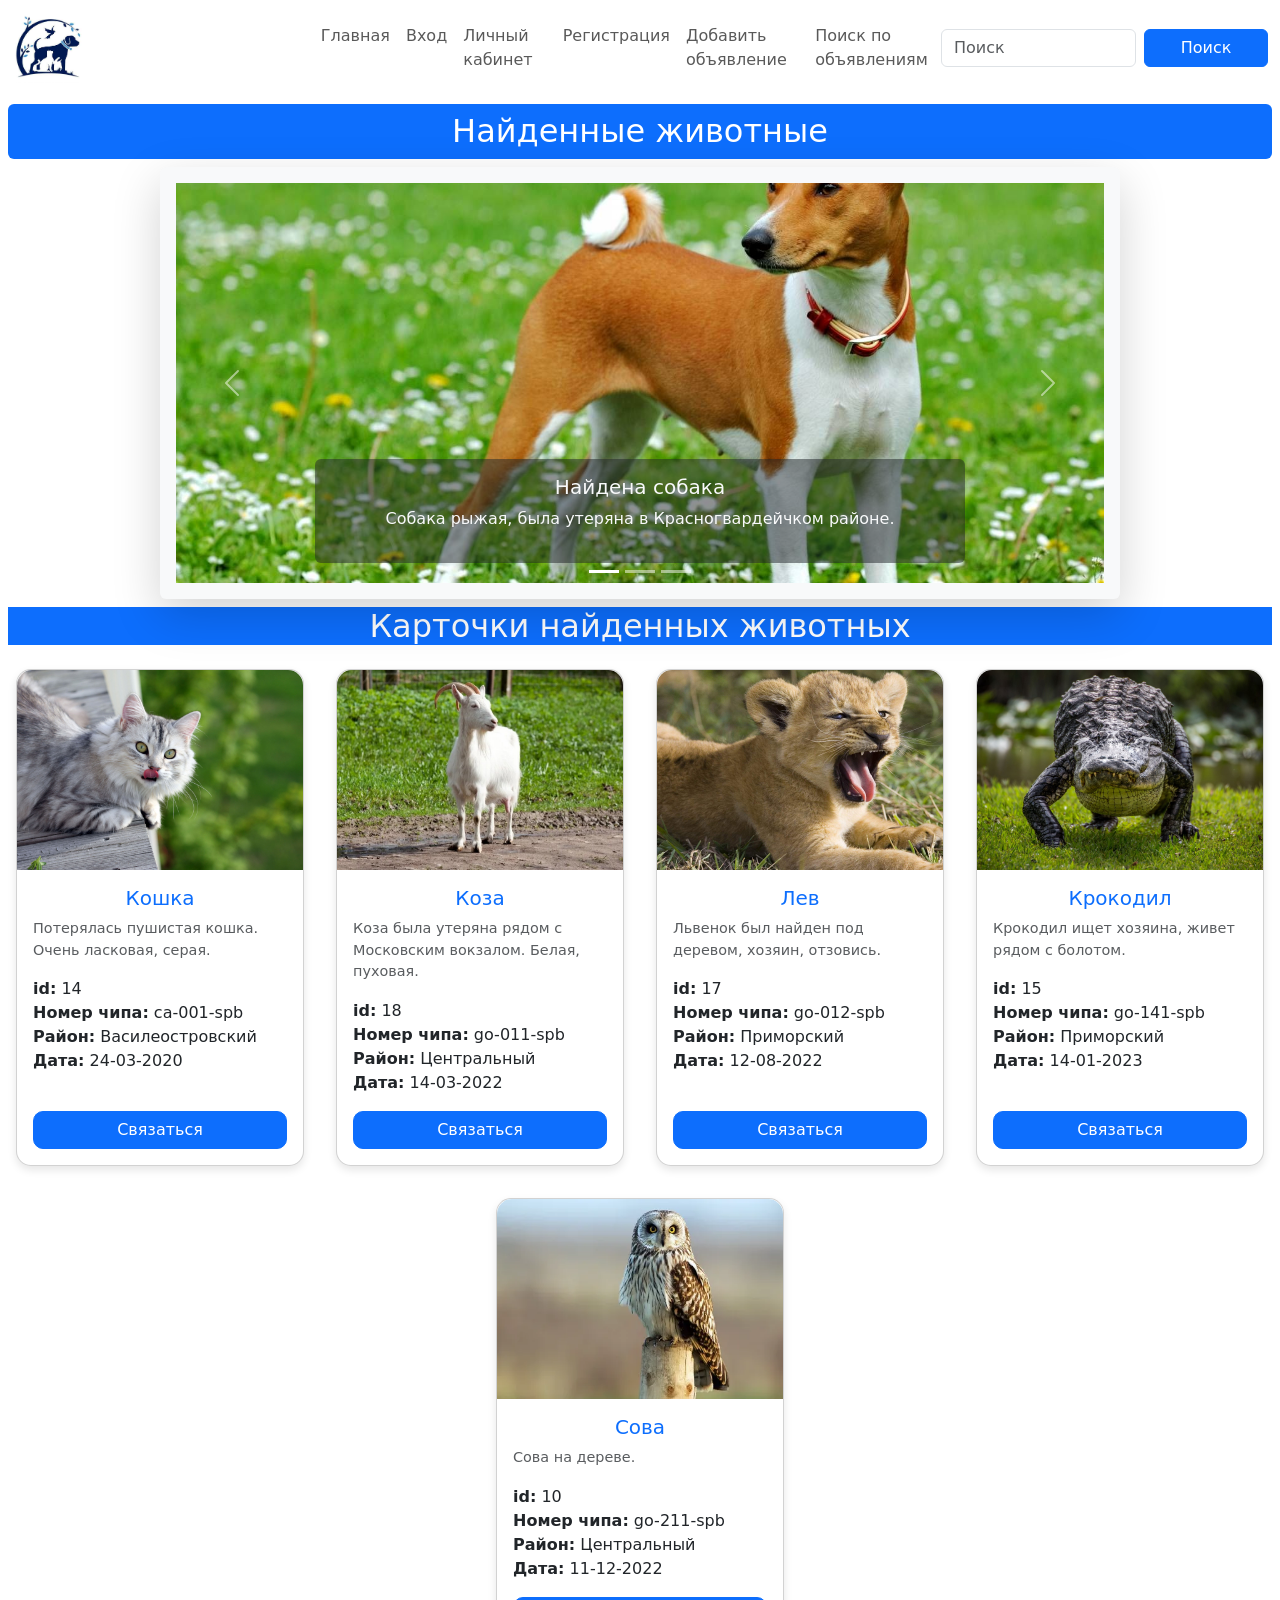
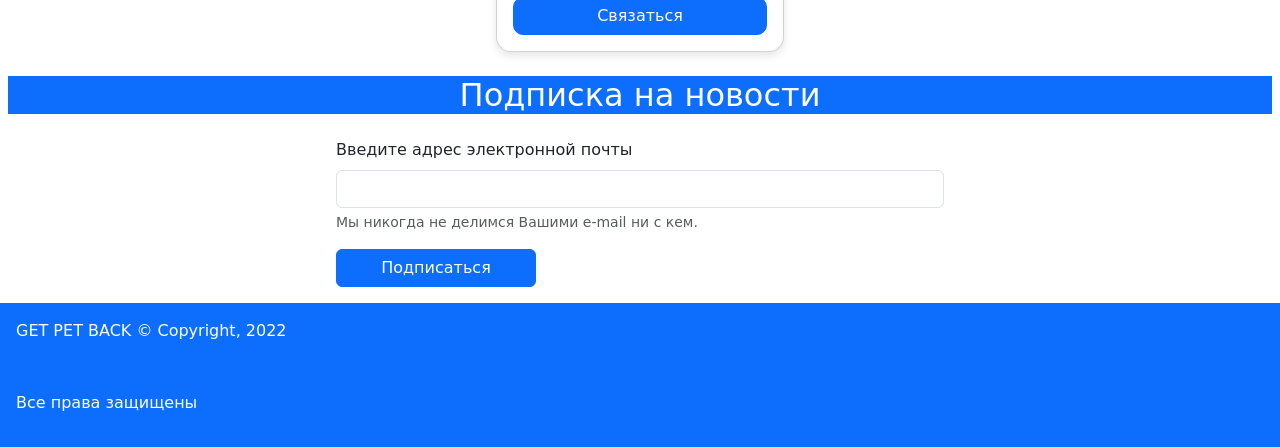
<file: index.html>
<!DOCTYPE html>
<html lang="en">
<head>
    <meta charset="UTF-8">
    <meta name="viewport" content="width=device-width, initial-scale=1.0">
    <link href="site-1.css" rel="stylesheet">
    <link href="https://cdn.jsdelivr.net/npm/bootstrap@5.3.3/dist/css/bootstrap.min.css" rel="stylesheet" integrity="sha384-QWTKZyjpPEjISv5WaRU9OFeRpok6YctnYmDr5pNlyT2bRjXh0JMhjY6hW+ALEwIH" crossorigin="anonymous">
    <title>GET PET BACK</title>
  </head>
  <body>
    <header>
        <nav class="navbar navbar-expand-lg navbar-light bg-">
          <div class="container-fluid">
            <a class="navbar-brand" href="site.html"><img src="images/logo.jpg" class="w-25 rounded-3" alt="logo"></a>
            <button class="navbar-toggler" type="button" data-bs-toggle="collapse" data-bs-target="#navbarSupportedContent" aria-controls="navbarSupportedContent" aria-expanded="false" aria-label="Toggle navigation">
              <span class="navbar-toggler-icon"></span>
            </button>
            <div class="collapse navbar-collapse" id="navbarSupportedContent">
              <ul class="navbar-nav me-auto mb-2 mb-lg-0">
                  <li class="nav-item">
                      <a class="nav-link" aria-current="page" href="site.html">Главная</a>
                  </li>
               
                  <li class="nav-item">
                      <button type="button" class="btn btn-link nav-link" data-bs-toggle="modal" data-bs-target="#loginModal">
                          Вход
                      </button>
                  </li>
                  <li class="nav-item">
                      <a class="nav-link" href="owner.html">Личный кабинет</a>
                  </li>
                  <li class="nav-item">
                    <button type="button" class="btn btn-link nav-link" data-bs-toggle="modal" data-bs-target="#registrationModal">
                      Регистрация
                  </button>
                  </li>
                  <li class="nav-item">
                      <a class="nav-link" href="add_animal.html">Добавить объявление</a>
                  </li>
                  <li class="nav-item">
                      <a class="nav-link" href="search.html">Поиск по объявлениям</a>
                  </li>
              </ul>
          </div>


          <div class="modal fade" id="registrationModal" tabindex="-1" aria-labelledby="registrationModalLabel"
          aria-hidden="true">
          <div class="modal-dialog">
              <div class="modal-content">
                  <div class="modal-header">
                      <h5 class="modal-title" id="registrationModalLabel">Регистрация</h5>
                      <button type="button" class="btn-close" data-bs-dismiss="modal" aria-label="Закрыть"></button>
                  </div>
                  <div class="modal-body">
                      <form id="registrationForm">
                          <div class="mb-3">
                              <label for="name" class="form-label">Имя</label>
                              <input type="text" class="form-control" id="name" name="name" required>
                              <div class="text-danger" id="nameError"></div>
                          </div>
  
                          <div class="mb-3">
                              <label for="phone" class="form-label">Телефон</label>
                              <input type="tel" class="form-control" id="phone" name="phone" required>
                              <div class="text-danger" id="phoneError"></div>
                          </div>
  
                          <div class="mb-3">
                              <label for="email" class="form-label">Email</label>
                              <input type="email" class="form-control" id="email" name="email" required>
                              <div class="text-danger" id="emailError"></div>
                          </div>
  
                          <div class="mb-3">
                              <label for="password" class="form-label">Пароль</label>
                              <input type="password" class="form-control" id="password" name="password" required>
                              <div class="text-danger" id="passwordError"></div>
                          </div>
  
                          <div class="mb-3">
                              <label for="password_confirmation" class="form-label">Подтверждение пароля</label>
                              <input type="password" class="form-control" id="password_confirmation"
                                  name="password_confirmation" required>
                              <div class="text-danger" id="passwordConfirmError"></div>
                          </div>
  
                          <div class="mb-3 form-check">
                              <input type="checkbox" class="form-check-input" id="confirm" name="confirm" value="1">
                              <label class="form-check-label" for="confirm">Согласие на обработку персональных данных</label>
                              <div class="text-danger" id="confirmError"></div>
                          </div>
  
                          <button type="submit" class="btn btn-primary w-100">Зарегистрироваться</button>
                      </form>
                  </div>
              </div>
          </div>
      </div>
  
      <script src="https://stackpath.bootstrapcdn.com/bootstrap/5.3.0/js/bootstrap.bundle.min.js"></script>
      <script>
          document.getElementById("registrationForm").addEventListener("submit", function (e) {
              e.preventDefault();
              let errors = {};
  
              const name = document.getElementById("name").value.trim();
              if (!/^[а-яА-ЯёЁ\s-]+$/.test(name)) {
                  errors.name = "Имя должно содержать только кириллицу, пробелы или дефисы.";
              }
  
              const phone = document.getElementById("phone").value.trim();
              if (!/^\+?\d+$/.test(phone)) {
                  errors.phone = "Телефон должен содержать только цифры и знак +.";
              }
  
              const email = document.getElementById("email").value.trim();
              if (!/^[\w.-]+@[a-zA-Z\d.-]+\.[a-zA-Z]{2,}$/.test(email)) {
                  errors.email = "Некорректный формат email.";
              }
  
              const password = document.getElementById("password").value;
              if (password.length < 7 || !/\d/.test(password) || !/[A-Z]/.test(password) || !/[a-z]/.test(password)) {
                  errors.password = "Пароль должен быть не менее 7 символов, содержать цифру, строчную и заглавную буквы.";
              }
  
              const passwordConfirmation = document.getElementById("password_confirmation").value;
              if (password !== passwordConfirmation) {
                  errors.password_confirmation = "Пароли не совпадают.";
              }
  
              const confirm = document.getElementById("confirm").checked;
              if (!confirm) {
                  errors.confirm = "Необходимо подтвердить согласие на обработку персональных данных.";
              }
  
              document.getElementById("nameError").textContent = errors.name || "";
              document.getElementById("phoneError").textContent = errors.phone || "";
              document.getElementById("emailError").textContent = errors.email || "";
              document.getElementById("passwordError").textContent = errors.password || "";
              document.getElementById("passwordConfirmError").textContent = errors.password_confirmation || "";
              document.getElementById("confirmError").textContent = errors.confirm || "";
  
              if (Object.keys(errors).length === 0) {
                  alert("Регистрация успешна!");
                  const modal = bootstrap.Modal.getInstance(document.getElementById("registrationModal"));
                  modal.hide();
              }
          });
      </script>
  </body>
  
  
          
     
          <div class="modal fade" id="loginModal" tabindex="-1" aria-labelledby="loginModalLabel" aria-hidden="true">
              <div class="modal-dialog">
                  <div class="modal-content">
                      <div class="modal-header">
                          <h5 class="modal-title" id="loginModalLabel">Вход</h5>
                          <button type="button" class="btn-close" data-bs-dismiss="modal" aria-label="Закрыть"></button>
                      </div>
                      <div class="modal-body">
                          <form id="loginForm" novalidate>
                              <div class="mb-3">
                                  <label for="loginInput" class="form-label">
                                      <i class="bi bi-person"></i> Логин
                                  </label>
                                  <input type="text" class="form-control" id="loginInput" placeholder="Введите логин" pattern="^[a-zA-Z0-9]+$" required>
                                
                              </div>
                              <div class="mb-3">
                                  <label for="passwordInput" class="form-label">
                                      <i class="bi bi-lock"></i> Пароль
                                  </label>
                                  <input type="password" class="form-control" id="passwordInput" placeholder="Введите пароль" pattern="^(?=.*[A-Z])(?=.*[a-z])(?=.*\d)[A-Za-z\d]{7,}$" minlength="7" required>
                                
                              </div>
                              <div class="form-check mb-3">
                                  <input type="checkbox" class="form-check-input" id="rememberMe">
                                  <label class="form-check-label" for="rememberMe">Запомнить меня</label>
                              </div>
                              <button type="submit" class="btn btn-primary w-100">Войти</button>
                          </form>
                          <div class="mt-3 text-center">
                              <a href="#" data-bs-toggle="modal" data-bs-target="#registrationModal">Регистрация</a> | <a href="#">Забыли пароль?</a>
                          </div>
                      </div>
                  </div>
              </div>
          </div>
          
              <form class="d-flex">
                <input class="form-control me-2" type="search" list="pets" placeholder="Поиск" aria-label="Search">
                <button class="btn btn-primary" onclick="">Поиск</button>
                <datalist id="pets">
                  <option value="Кошка"/>
                  <option value="Собака"/>
                  <option value="Корова"/>
                  <option value="Крокодил"/>
                  <option value="Сова"/>
                </datalist>
              </form>
            </div>
          </div>
        </nav>
    </header>
    
    <main style="min-height: 70vh; padding-bottom: 0;">
      <h2 class="text-center text-white bg-primary m-2 p-2 rounded" style="margin-bottom: 0;">Найденные животные</h2>
      <div id="carouselExampleIndicators" class="carousel slide m-auto bg-light w-75 p-3 rounded shadow-lg" data-bs-ride="carousel" style="min-height: 400px; margin-bottom: 0;">
          <div class="carousel-indicators">
              <button type="button" data-bs-target="#carouselExampleIndicators" data-bs-slide-to="0" class="active" aria-current="true" aria-label="Slide 1"></button>
              <button type="button" data-bs-target="#carouselExampleIndicators" data-bs-slide-to="1" aria-label="Slide 2"></button>
              <button type="button" data-bs-target="#carouselExampleIndicators" data-bs-slide-to="2" aria-label="Slide 3"></button>
          </div>
          <div class="carousel-inner">
              <div class="carousel-item active">
                  <img src="images/собака.jpg" class="d-block" alt="Собака" style="width: 100%; max-height: 400px; object-fit: cover;">
                  <div class="carousel-caption d-none d-md-block bg-dark bg-opacity-50 p-3 rounded">
                      <h5 class="text-light">Найдена собака</h5>
                      <p class="text-light">Собака рыжая, была утеряна в Красногвардейчком районе.</p>
                  </div>
              </div>
              <div class="carousel-item">
                  <img src="images/мышь.jpg" class="d-block" alt="Мышь" style="width: 100%; max-height: 400px; object-fit: cover;">
                  <div class="carousel-caption d-none d-md-block bg-dark bg-opacity-50 p-3 rounded">
                      <h5 class="text-light">Найдена мышь</h5>
                      <p class="text-light">Мышь серая, была утеряна в Центральном районе.</p>
                  </div>
              </div>
              <div class="carousel-item">
                  <img src="images/gorilla.webp" class="d-block" alt="Горилла" style="width: 100%; max-height: 400px; object-fit: cover;">
                  <div class="carousel-caption d-none d-md-block bg-dark bg-opacity-50 p-3 rounded">
                      <h5 class="text-light">Найдена горилла</h5>
                      <p class="text-light">Горилла, была утеряна в Красногвардейчком районе.</p>
                  </div>
              </div>
          </div>
          <button class="carousel-control-prev" type="button" data-bs-target="#carouselExampleIndicators" data-bs-slide="prev" style="margin-bottom: 0;">
              <span class="carousel-control-prev-icon" aria-hidden="true"></span>
              <span class="visually-hidden">Предыдущий</span>
          </button>
          <button class="carousel-control-next" type="button" data-bs-target="#carouselExampleIndicators" data-bs-slide="next" style="margin-bottom: 0;">
              <span class="carousel-control-next-icon" aria-hidden="true"></span>
              <span class="visually-hidden">Следующий</span>
          </button>
      </div>
  
      <h2 class="text-center text-white bg-primary m-2" style="margin-top: 0;">Карточки найденных животных</h2>
  
      
      <div class="d-flex flex-row flex-wrap justify-content-center">
        
        <div class="card m-3" style="width: 18rem; border-radius: 15px; box-shadow: 0 4px 8px rgba(0, 0, 0, 0.1);">
            <img src="images/кошка.jpg" class="card-img-top" alt="Рисунок кошки" style="border-top-left-radius: 15px; border-top-right-radius: 15px; object-fit: cover; height: 200px;">
            <div class="card-body d-flex flex-column">
                <h5 class="card-title text-center text-primary">Кошка</h5>
                <p class="card-text text-muted" style="font-size: 0.9rem;">Потерялась пушистая кошка. Очень ласковая, серая.</p>
                <ul class="list-unstyled flex-grow-1">
                    <li><strong>id:</strong> 14</li>
                    <li><strong>Номер чипа:</strong> ca-001-spb</li>
                    <li><strong>Район:</strong> Василеостровский</li>
                    <li><strong>Дата:</strong> 24-03-2020</li>
                </ul>
                <button class="btn btn-primary w-100 mt-auto" style="border-radius: 10px;">Связаться</button>
            </div>
        </div>
    
       
        <div class="card m-3" style="width: 18rem; border-radius: 15px; box-shadow: 0 4px 8px rgba(0, 0, 0, 0.1);">
            <img src="images/коза.jpeg" class="card-img-top" alt="Рисунок козы" style="border-top-left-radius: 15px; border-top-right-radius: 15px; object-fit: cover; height: 200px;">
            <div class="card-body d-flex flex-column">
                <h5 class="card-title text-center text-primary">Коза</h5>
                <p class="card-text text-muted" style="font-size: 0.9rem;">Коза была утеряна рядом с Московским вокзалом. Белая, пуховая.</p>
                <ul class="list-unstyled flex-grow-1">
                    <li><strong>id:</strong> 18</li>
                    <li><strong>Номер чипа:</strong> go-011-spb</li>
                    <li><strong>Район:</strong> Центральный</li>
                    <li><strong>Дата:</strong> 14-03-2022</li>
                </ul>
                <button class="btn btn-primary w-100 mt-auto" style="border-radius: 10px;">Связаться</button>
            </div>
        </div>
    
       
        <div class="card m-3" style="width: 18rem; border-radius: 15px; box-shadow: 0 4px 8px rgba(0, 0, 0, 0.1);">
            <img src="images/animales-enojados-2.jpg" class="card-img-top" alt="Рисунок льва" style="border-top-left-radius: 15px; border-top-right-radius: 15px; object-fit: cover; height: 200px;">
            <div class="card-body d-flex flex-column">
                <h5 class="card-title text-center text-primary">Лев</h5>
                <p class="card-text text-muted" style="font-size: 0.9rem;">Львенок был найден под деревом, хозяин, отзовись.</p>
                <ul class="list-unstyled flex-grow-1">
                    <li><strong>id:</strong> 17</li>
                    <li><strong>Номер чипа:</strong> go-012-spb</li>
                    <li><strong>Район:</strong> Приморский</li>
                    <li><strong>Дата:</strong> 12-08-2022</li>
                </ul>
                <button class="btn btn-primary w-100 mt-auto" style="border-radius: 10px;">Связаться</button>
            </div>
        </div>
    
    
        <div class="card m-3" style="width: 18rem; border-radius: 15px; box-shadow: 0 4px 8px rgba(0, 0, 0, 0.1);">
            <img src="images/d0442a8a-18d5-5093-b9db-50acd5c212e7.jpg" class="card-img-top" alt="Рисунок крокодила" style="border-top-left-radius: 15px; border-top-right-radius: 15px; object-fit: cover; height: 200px;">
            <div class="card-body d-flex flex-column">
                <h5 class="card-title text-center text-primary">Крокодил</h5>
                <p class="card-text text-muted" style="font-size: 0.9rem;">Крокодил ищет хозяина, живет рядом с болотом.</p>
                <ul class="list-unstyled flex-grow-1">
                    <li><strong>id:</strong> 15</li>
                    <li><strong>Номер чипа:</strong> go-141-spb</li>
                    <li><strong>Район:</strong> Приморский</li>
                    <li><strong>Дата:</strong> 14-01-2023</li>
                </ul>
                <button class="btn btn-primary w-100 mt-auto" style="border-radius: 10px;">Связаться</button>
            </div>
        </div>
    
      
        <div class="card m-3" style="width: 18rem; border-radius: 15px; box-shadow: 0 4px 8px rgba(0, 0, 0, 0.1);">
            <img src="images/i.webp" class="card-img-top" alt="Рисунок совы" style="border-top-left-radius: 15px; border-top-right-radius: 15px; object-fit: cover; height: 200px;">
            <div class="card-body d-flex flex-column">
                <h5 class="card-title text-center text-primary">Сова</h5>
                <p class="card-text text-muted" style="font-size: 0.9rem;">Сова на дереве.</p>
                <ul class="list-unstyled flex-grow-1">
                    <li><strong>id:</strong> 10</li>
                    <li><strong>Номер чипа:</strong> go-211-spb</li>
                    <li><strong>Район:</strong> Центральный</li>
                    <li><strong>Дата:</strong> 11-12-2022</li>
                </ul>
                <button class="btn btn-primary w-100 mt-auto" style="border-radius: 10px;">Связаться</button>
            </div>
        </div>
    </div>
    
    
  </main>
  
    
      <h2 class="text-center text-white bg-primary m-2">Подписка на новости</h2>
      <form class="w-50 m-auto p-3" style="min-width: 300px;">
        <div class="mb-3">
          <label for="exampleInputEmail1" class="form-label">Введите адрес электронной почты</label>
          <input type="email" class="form-control" id="exampleInputEmail1" aria-describedby="emailHelp">
          <div id="emailHelp" class="form-text">Мы никогда не делимся Вашими e-mail ни с кем.</div>
        </div>
    
        <button type="submit" class="btn btn-primary">Подписаться</button>
      </form>
    </main>
    
    <footer class="border-bottom bg-primary">
      <p class="text-white p-3">GET PET BACK © Copyright, 2022</p>
      <p class="text-white p-3">Все права защищены</p>
    </footer>
      

    <script>
      // Валидация формы
      const form = document.getElementById('loginForm');
      form.addEventListener('submit', function(event) {
          event.preventDefault();
  
          // Проверка формы
          if (form.checkValidity() === false) {
              event.stopPropagation();
          } else {
              // Здесь можно добавить логику для отправки данных
              window.location.href = "owner.html";
          }
  
          form.classList.add('was-validated');
      });
  </script>
    <script src="https://cdn.jsdelivr.net/npm/bootstrap@5.3.3/dist/js/bootstrap.bundle.min.js" integrity="sha384-YvpcrYf0tY3lHB60NNkmXc5s9fDVZLESaAA55NDzOxhy9GkcIdslK1eN7N6jIeHz" crossorigin="anonymous"></script>
    </body>
</html>
</file>
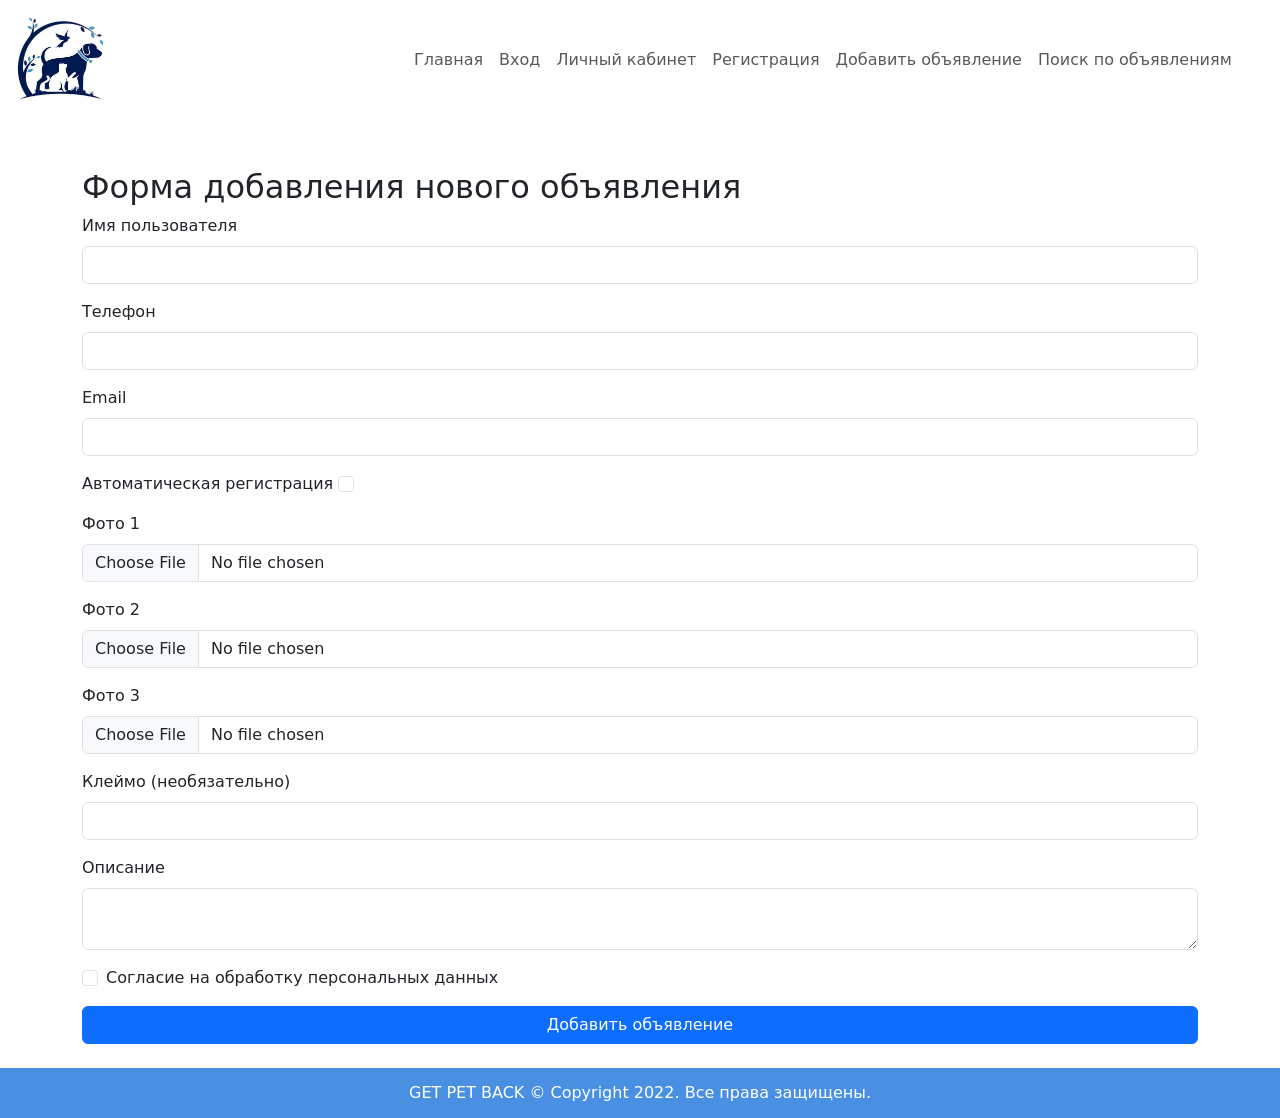
<file: add_animal.html>
<!DOCTYPE html>
<html lang="ru">
<head>
    <meta charset="UTF-8">
    <meta name="viewport" content="width=device-width, initial-scale=1.0">
    <link href="https://cdn.jsdelivr.net/npm/bootstrap@5.3.3/dist/css/bootstrap.min.css" rel="stylesheet" integrity="sha384-QWTKZyjpPEjISv5WaRU9OFeRpok6YctnYmDr5pNlyT2bRjXh0JMhjY6hW+ALEwIH" crossorigin="anonymous">
    <title>Добавление животного</title>
</head>

<style>
    html, body {
        height: 100%;
        margin: 0;
        display: flex;
        flex-direction: column;
    }
    main {
        flex: 1;
    }
    footer {
        background-color: #4a90e2;
        color: white;
        text-align: center;
        height: 50px;
        line-height: 50px;
    }
</style>

<header>
    <nav class="navbar navbar-expand-lg navbar-light bg-">
      <div class="container-fluid">
        <a class="navbar-brand" href="site.html"><img src="images/logo.jpg" class="w-25 rounded-3" alt="logo"></a>
        <button class="navbar-toggler" type="button" data-bs-toggle="collapse" data-bs-target="#navbarSupportedContent" aria-controls="navbarSupportedContent" aria-expanded="false" aria-label="Toggle navigation">
          <span class="navbar-toggler-icon"></span>
        </button>
        <div class="collapse navbar-collapse" id="navbarSupportedContent">
          <ul class="navbar-nav me-auto mb-2 mb-lg-0">
              <li class="nav-item">
                  <a class="nav-link" aria-current="page" href="index.html">Главная</a>
              </li>
           
              <li class="nav-item">
                  <button type="button" class="btn btn-link nav-link" data-bs-toggle="modal" data-bs-target="#loginModal">
                      Вход
                  </button>
              </li>
              <li class="nav-item">
                  <a class="nav-link" href="owner.html">Личный кабинет</a>
              </li>
              <li class="nav-item">
                <button type="button" class="btn btn-link nav-link" data-bs-toggle="modal" data-bs-target="#registrationModal">
                  Регистрация
              </button>
              </li>
              <li class="nav-item">
                  <a class="nav-link" href="add_animal.html">Добавить объявление</a>
              </li>
              <li class="nav-item">
                  <a class="nav-link" href="search.html">Поиск по объявлениям</a>
              </li>
          </ul>
      </div>
    </header>
    <div class="container mt-5">
        <h2>Форма добавления нового объявления</h2>
        <form id="animalForm" novalidate>
            <!-- Имя пользователя -->
            <div class="mb-3">
                <label for="name" class="form-label">Имя пользователя</label>
                <input type="text" class="form-control" id="name" name="name" required pattern="^[а-яА-ЯёЁ\s-]+$">
                <div class="text-danger" id="nameError"></div>
            </div>
    
            <!-- Телефон -->
            <div class="mb-3">
                <label for="phone" class="form-label">Телефон</label>
                <input type="tel" class="form-control" id="phone" name="phone" required pattern="^\+?\d+$">
                <div class="text-danger" id="phoneError"></div>
            </div>
    
            <!-- Email -->
            <div class="mb-3">
                <label for="email" class="form-label">Email</label>
                <input type="email" class="form-control" id="email" name="email" required>
                <div class="text-danger" id="emailError"></div>
            </div>
    
            <!-- Регистрация -->
            <div class="mb-3">
                <label for="register" class="form-check-label">Автоматическая регистрация</label>
                <input type="checkbox" class="form-check-input" id="register" name="register">
            </div>
    
            <!-- Пароль и подтверждение пароля -->
            <div id="passwordFields" class="d-none">
                <div class="mb-3">
                    <label for="password" class="form-label">Пароль</label>
                    <input type="password" class="form-control" id="password" name="password" required pattern="^(?=.*\d)(?=.*[a-z])(?=.*[A-Z]).{7,}$">
                    <div class="text-danger" id="passwordError"></div>
                </div>
                <div class="mb-3">
                    <label for="password_confirmation" class="form-label">Подтверждение пароля</label>
                    <input type="password" class="form-control" id="password_confirmation" name="password_confirmation" required>
                    <div class="text-danger" id="passwordConfirmError"></div>
                </div>
            </div>
    
            <!-- Фото -->
            <div class="mb-3">
                <label for="photo1" class="form-label">Фото 1</label>
                <input type="file" class="form-control" id="photo1" name="photo1" required accept="image/*">
                <div class="text-danger" id="photo1Error"></div>
            </div>
    
            <!-- Фото 2 -->
            <div class="mb-3">
                <label for="photo2" class="form-label">Фото 2</label>
                <input type="file" class="form-control" id="photo2" name="photo2" accept="image/*">
            </div>
    
            <!-- Фото 3 -->
            <div class="mb-3">
                <label for="photo3" class="form-label">Фото 3</label>
                <input type="file" class="form-control" id="photo3" name="photo3" accept="image/*">
            </div>
    
            <!-- Клеймо -->
            <div class="mb-3">
                <label for="mark" class="form-label">Клеймо (необязательно)</label>
                <input type="text" class="form-control" id="mark" name="mark">
            </div>
    
            <!-- Описание -->
            <div class="mb-3">
                <label for="description" class="form-label">Описание</label>
                <textarea class="form-control" id="description" name="description"></textarea>
            </div>
    
            <!-- Согласие на обработку персональных данных -->
            <div class="mb-3 form-check">
                <input type="checkbox" class="form-check-input" id="confirm" name="confirm" value="1" required>
                <label class="form-check-label" for="confirm">Согласие на обработку персональных данных</label>
                <div class="text-danger" id="confirmError"></div>
            </div>
    
            <button type="submit" class="btn btn-primary w-100">Добавить объявление</button>
            <br>
            <br>
        </form>
    </div>

      <div class="modal fade" id="registrationModal" tabindex="-1" aria-labelledby="registrationModalLabel"
      aria-hidden="true">
      <div class="modal-dialog">
          <div class="modal-content">
              <div class="modal-header">
                  <h5 class="modal-title" id="registrationModalLabel">Регистрация</h5>
                  <button type="button" class="btn-close" data-bs-dismiss="modal" aria-label="Закрыть"></button>
              </div>
              <div class="modal-body">
                  <form id="registrationForm">
                      <div class="mb-3">
                          <label for="name" class="form-label">Имя</label>
                          <input type="text" class="form-control" id="name" name="name" required>
                          <div class="text-danger" id="nameError"></div>
                      </div>

                      <div class="mb-3">
                          <label for="phone" class="form-label">Телефон</label>
                          <input type="tel" class="form-control" id="phone" name="phone" required>
                          <div class="text-danger" id="phoneError"></div>
                      </div>

                      <div class="mb-3">
                          <label for="email" class="form-label">Email</label>
                          <input type="email" class="form-control" id="email" name="email" required>
                          <div class="text-danger" id="emailError"></div>
                      </div>

                      <div class="mb-3">
                          <label for="password" class="form-label">Пароль</label>
                          <input type="password" class="form-control" id="password" name="password" required>
                          <div class="text-danger" id="passwordError"></div>
                      </div>

                      <div class="mb-3">
                          <label for="password_confirmation" class="form-label">Подтверждение пароля</label>
                          <input type="password" class="form-control" id="password_confirmation"
                              name="password_confirmation" required>
                          <div class="text-danger" id="passwordConfirmError"></div>
                      </div>

                      <div class="mb-3 form-check">
                          <input type="checkbox" class="form-check-input" id="confirm" name="confirm" value="1">
                          <label class="form-check-label" for="confirm">Согласие на обработку персональных данных</label>
                          <div class="text-danger" id="confirmError"></div>
                      </div>

                      <button type="submit" class="btn btn-primary w-100">Зарегистрироваться</button>
                  </form>
              </div>
          </div>
      </div>
  </div>




      
 
<div class="modal fade" id="loginModal" tabindex="-1" aria-labelledby="loginModalLabel" aria-hidden="true">
<div class="modal-dialog">
    <div class="modal-content">
        <div class="modal-header">
            <h5 class="modal-title" id="loginModalLabel">Вход</h5>
            <button type="button" class="btn-close" data-bs-dismiss="modal" aria-label="Закрыть"></button>
        </div>
        <div class="modal-body">
            <form id="loginForm" novalidate>
                <div class="mb-3">
                    <label for="loginInput" class="form-label">
                        <i class="bi bi-person"></i> Логин
                    </label>
                    <input type="text" class="form-control" id="loginInput" placeholder="Введите логин" pattern="^[a-zA-Z0-9]+$" required>
                  
                </div>
                <div class="mb-3">
                    <label for="passwordInput" class="form-label">
                        <i class="bi bi-lock"></i> Пароль
                    </label>
                    <input type="password" class="form-control" id="passwordInput" placeholder="Введите пароль" pattern="^(?=.*[A-Z])(?=.*[a-z])(?=.*\d)[A-Za-z\d]{7,}$" minlength="7" required>
                  
                </div>
                <div class="form-check mb-3">
                    <input type="checkbox" class="form-check-input" id="rememberMe">
                    <label class="form-check-label" for="rememberMe">Запомнить меня</label>
                </div>
                <button type="submit" class="btn btn-primary w-100">Войти</button>
            </form>
            <div class="mt-3 text-center">
                <a href="#" data-bs-toggle="modal" data-bs-target="#registrationModal">Регистрация</a> | <a href="#">Забыли пароль?</a>
            </div>
        </div>
    </div>
</div>
</div>


<footer>
    GET PET BACK © Copyright 2022. Все права защищены.
</footer>

<script>
    // Валидация формы
    const form = document.getElementById('loginForm');
    form.addEventListener('submit', function(event) {
        event.preventDefault();

        // Проверка формы
        if (form.checkValidity() === false) {
            event.stopPropagation();
        } else {
            // Здесь можно добавить логику для отправки данных
            window.location.href = "owner.html";
        }

        form.classList.add('was-validated');
    });
</script>

<script>
    // Функция для выхода из личного кабинета
    function logout() {
        alert('Вы вышли из системы');
        window.location.href = 'site.html';  // Перенаправление на главную страницу
    }

    // Пример проверки авторизации
    const isAuthenticated = true; // Замените на реальную проверку

    if (!isAuthenticated) {
        // Показываем ошибку доступа, если пользователь не авторизован
        document.getElementById('error-message').style.display = 'block';
    }
</script>
<script src="https://cdn.jsdelivr.net/npm/@popperjs/core@2.11.6/dist/umd/popper.min.js"></script>
<script src="node_modules/bootstrap/dist/js/bootstrap.bundle.min.js"></script>



<script src="https://cdn.jsdelivr.net/npm/bootstrap@5.3.0/dist/js/bootstrap.bundle.min.js"></script>
<script>
    // Показать/скрыть поля для пароля при регистрации
    document.getElementById('register').addEventListener('change', function () {
        const passwordFields = document.getElementById('passwordFields');
        if (this.checked) {
            passwordFields.classList.remove('d-none');
        } else {
            passwordFields.classList.add('d-none');
        }
    });

    // Валидация формы
    document.getElementById('animalForm').addEventListener('submit', function (e) {
        e.preventDefault();
        let errors = {};

        const name = document.getElementById("name").value.trim();
        if (!/^[а-яА-ЯёЁ\s-]+$/.test(name)) {
            errors.name = "Имя должно содержать только кириллицу, пробелы или дефисы.";
        }

        const phone = document.getElementById("phone").value.trim();
        if (!/^\+?\d+$/.test(phone)) {
            errors.phone = "Телефон должен содержать только цифры и знак +.";
        }

        const email = document.getElementById("email").value.trim();
        if (!/^[\w.-]+@[a-zA-Z\d.-]+\.[a-zA-Z]{2,}$/.test(email)) {
            errors.email = "Некорректный формат email.";
        }

        const password = document.getElementById("password").value;
        if (password && (password.length < 7 || !/\d/.test(password) || !/[A-Z]/.test(password) || !/[a-z]/.test(password))) {
            errors.password = "Пароль должен быть не менее 7 символов, содержать цифру, строчную и заглавную буквы.";
        }

        const passwordConfirmation = document.getElementById("password_confirmation").value;
        if (password && password !== passwordConfirmation) {
            errors.password_confirmation = "Пароли не совпадают.";
        }

        const confirm = document.getElementById("confirm").checked;
        if (!confirm) {
            errors.confirm = "Необходимо подтвердить согласие на обработку персональных данных.";
        }

        // Вывод ошибок
        document.getElementById("nameError").textContent = errors.name || "";
        document.getElementById("phoneError").textContent = errors.phone || "";
        document.getElementById("emailError").textContent = errors.email || "";
        document.getElementById("passwordError").textContent = errors.password || "";
        document.getElementById("passwordConfirmError").textContent = errors.password_confirmation || "";
        document.getElementById("confirmError").textContent = errors.confirm || "";

        if (Object.keys(errors).length === 0) {
            alert("Объявление успешно добавлено!");
            // Здесь может быть логика отправки данных формы
        }
    });
</script>
<script src="https://cdn.jsdelivr.net/npm/bootstrap@5.3.3/dist/js/bootstrap.bundle.min.js" integrity="sha384-YvpcrYf0tY3lHB60NNkmXc5s9fDVZLESaAA55NDzOxhy9GkcIdslK1eN7N6jIeHz" crossorigin="anonymous"></script>
  </body>
</html>
</file>
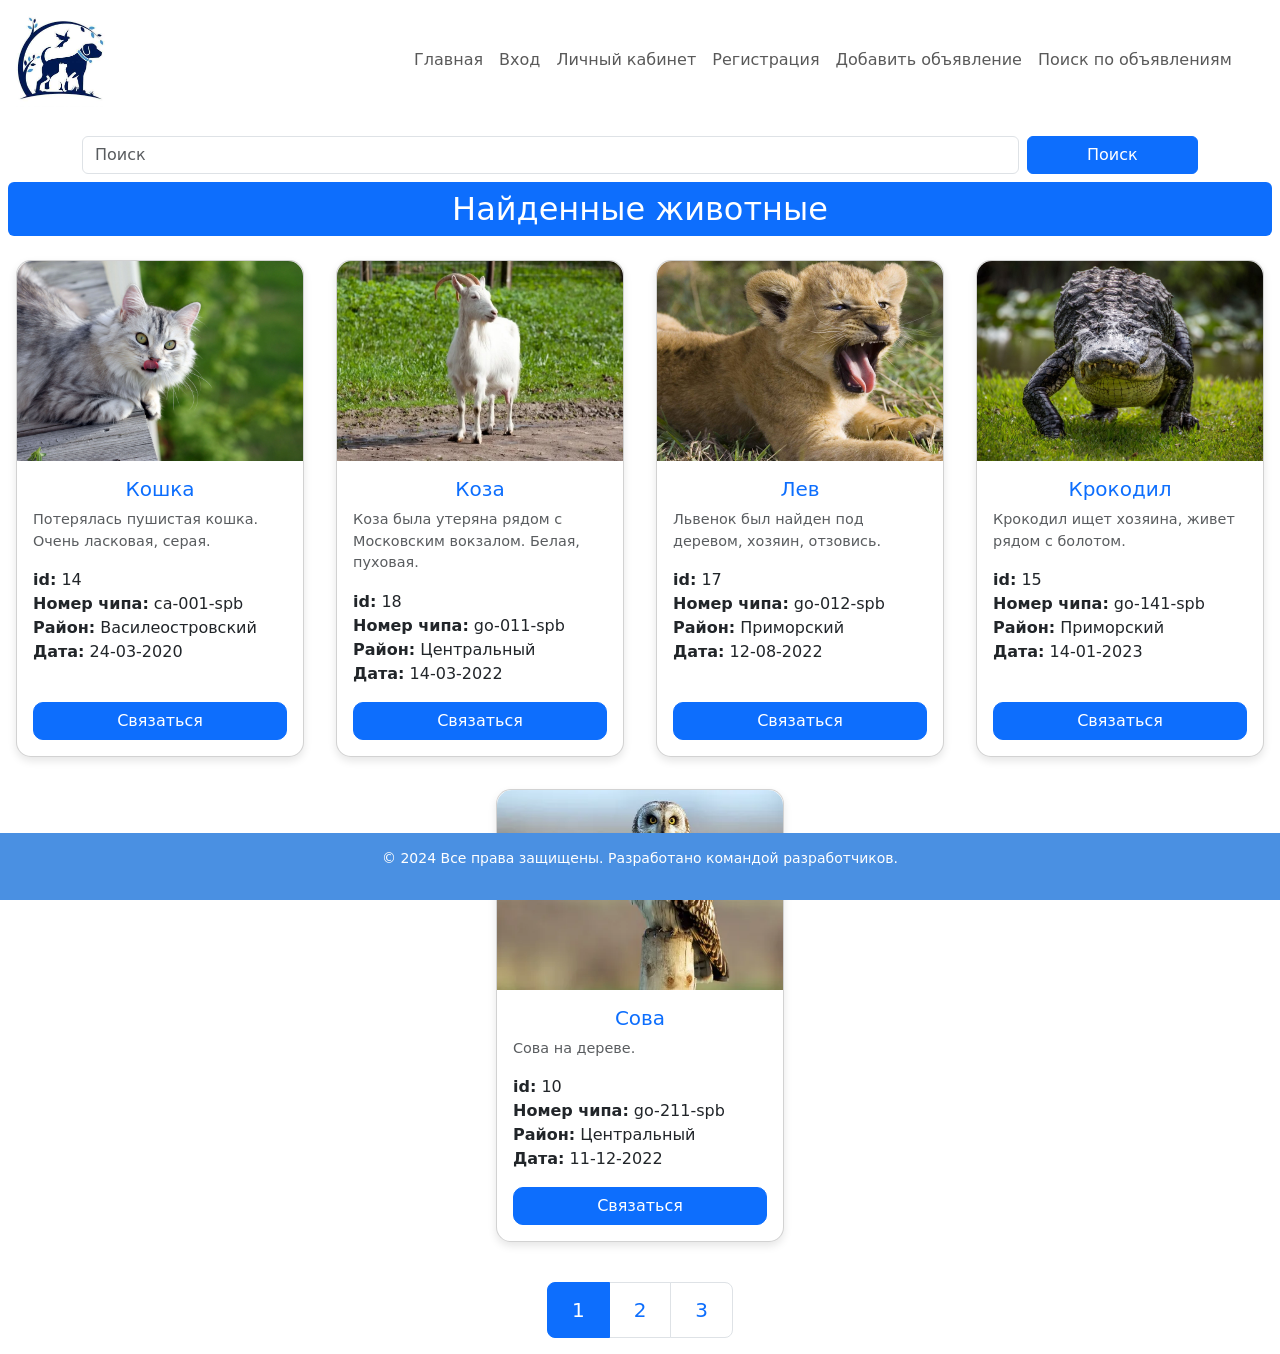
<file: search.html>
<!DOCTYPE html>
<html lang="en">
<head>
    <meta charset="UTF-8">
    <meta name="viewport" content="width=device-width, initial-scale=1.0">
    <link href="site-1.css" rel="stylesheet">
    <link href="https://cdn.jsdelivr.net/npm/bootstrap@5.3.3/dist/css/bootstrap.min.css" rel="stylesheet" integrity="sha384-QWTKZyjpPEjISv5WaRU9OFeRpok6YctnYmDr5pNlyT2bRjXh0JMhjY6hW+ALEwIH" crossorigin="anonymous">
    <title>GET PET BACK</title>
</head>

<style>
     footer {
            background-color: #4a90e2;
            color: white;
            text-align: center;
            padding: 15px 0;
            position: fixed;
            width: 100%;
            bottom: 0;
            left: 0;
            font-size: 14px;
        }
</style>
<body>
    <header>
        <nav class="navbar navbar-expand-lg navbar-light bg-">
            <div class="container-fluid">
                <a class="navbar-brand" href="index.html"><img src="images/logo.jpg" class="w-25 rounded-3" alt="logo"></a>
                <button class="navbar-toggler" type="button" data-bs-toggle="collapse" data-bs-target="#navbarSupportedContent" aria-controls="navbarSupportedContent" aria-expanded="false" aria-label="Toggle navigation">
                    <span class="navbar-toggler-icon"></span>
                </button>
                <div class="collapse navbar-collapse" id="navbarSupportedContent">
                    <ul class="navbar-nav me-auto mb-2 mb-lg-0">
                        <li class="nav-item">
                            <a class="nav-link" aria-current="page" href="index.html">Главная</a>
                        </li>
                        <li class="nav-item">
                            <button type="button" class="btn btn-link nav-link" data-bs-toggle="modal" data-bs-target="#loginModal">
                                Вход
                            </button>
                        </li>
                        <li class="nav-item">
                            <a class="nav-link" href="owner.html">Личный кабинет</a>
                        </li>
                        <li class="nav-item">
                            <button type="button" class="btn btn-link nav-link" data-bs-toggle="modal" data-bs-target="#registrationModal">
                                Регистрация
                            </button>
                        </li>
                        <li class="nav-item">
                            <a class="nav-link" href="add_animal.html">Добавить объявление</a>
                        </li>
                        <li class="nav-item">
                            <a class="nav-link" href="search.html">Поиск по объявлениям</a>
                        </li>
                    </ul>
                </div>
            </div>
        </nav>

        <!-- Форма поиска под навигацией -->
        <div class="container mt-3">
            <form class="d-flex" id="searchForm">
                <input class="form-control me-2" type="search" list="pets" id="searchInput" placeholder="Поиск" aria-label="Search">
                <button class="btn btn-primary" type="submit">Поиск</button>
                <datalist id="pets">
                    <option value="Кошка"/>
                    <option value="Собака"/>
                    <option value="Корова"/>
                    <option value="Крокодил"/>
                    <option value="Сова"/>
                </datalist>
            </form>
        </div>

    </header>
    
    <main style="min-height: 70vh; padding-bottom: 0;">
        <h2 class="text-center text-white bg-primary m-2 p-2 rounded" style="margin-bottom: 0;">Найденные животные</h2>
        <div class="d-flex flex-row flex-wrap justify-content-center" id="animalCards">
        
            <div class="card m-3 animal-card" style="width: 18rem; border-radius: 15px; box-shadow: 0 4px 8px rgba(0, 0, 0, 0.1);">
                <img src="images/кошка.jpg" class="card-img-top" alt="Рисунок кошки" style="border-top-left-radius: 15px; border-top-right-radius: 15px; object-fit: cover; height: 200px;">
                <div class="card-body d-flex flex-column">
                    <h5 class="card-title text-center text-primary">Кошка</h5>
                    <p class="card-text text-muted" style="font-size: 0.9rem;">Потерялась пушистая кошка. Очень ласковая, серая.</p>
                    <ul class="list-unstyled flex-grow-1">
                        <li><strong>id:</strong> 14</li>
                        <li><strong>Номер чипа:</strong> ca-001-spb</li>
                        <li><strong>Район:</strong> Василеостровский</li>
                        <li><strong>Дата:</strong> 24-03-2020</li>
                    </ul>
                    <button class="btn btn-primary w-100 mt-auto" style="border-radius: 10px;">Связаться</button>
                </div>
            </div>

            <div class="card m-3 animal-card" style="width: 18rem; border-radius: 15px; box-shadow: 0 4px 8px rgba(0, 0, 0, 0.1);">
                <img src="images/коза.jpeg" class="card-img-top" alt="Рисунок козы" style="border-top-left-radius: 15px; border-top-right-radius: 15px; object-fit: cover; height: 200px;">
                <div class="card-body d-flex flex-column">
                    <h5 class="card-title text-center text-primary">Коза</h5>
                    <p class="card-text text-muted" style="font-size: 0.9rem;">Коза была утеряна рядом с Московским вокзалом. Белая, пуховая.</p>
                    <ul class="list-unstyled flex-grow-1">
                        <li><strong>id:</strong> 18</li>
                        <li><strong>Номер чипа:</strong> go-011-spb</li>
                        <li><strong>Район:</strong> Центральный</li>
                        <li><strong>Дата:</strong> 14-03-2022</li>
                    </ul>
                    <button class="btn btn-primary w-100 mt-auto" style="border-radius: 10px;">Связаться</button>
                </div>
            </div>

            <div class="card m-3 animal-card" style="width: 18rem; border-radius: 15px; box-shadow: 0 4px 8px rgba(0, 0, 0, 0.1);">
                <img src="images/animales-enojados-2.jpg" class="card-img-top" alt="Рисунок льва" style="border-top-left-radius: 15px; border-top-right-radius: 15px; object-fit: cover; height: 200px;">
                <div class="card-body d-flex flex-column">
                    <h5 class="card-title text-center text-primary">Лев</h5>
                    <p class="card-text text-muted" style="font-size: 0.9rem;">Львенок был найден под деревом, хозяин, отзовись.</p>
                    <ul class="list-unstyled flex-grow-1">
                        <li><strong>id:</strong> 17</li>
                        <li><strong>Номер чипа:</strong> go-012-spb</li>
                        <li><strong>Район:</strong> Приморский</li>
                        <li><strong>Дата:</strong> 12-08-2022</li>
                    </ul>
                    <button class="btn btn-primary w-100 mt-auto" style="border-radius: 10px;">Связаться</button>
                </div>
            </div>

            <div class="card m-3 animal-card" style="width: 18rem; border-radius: 15px; box-shadow: 0 4px 8px rgba(0, 0, 0, 0.1);">
                <img src="images/d0442a8a-18d5-5093-b9db-50acd5c212e7.jpg" class="card-img-top" alt="Рисунок крокодила" style="border-top-left-radius: 15px; border-top-right-radius: 15px; object-fit: cover; height: 200px;">
                <div class="card-body d-flex flex-column">
                    <h5 class="card-title text-center text-primary">Крокодил</h5>
                    <p class="card-text text-muted" style="font-size: 0.9rem;">Крокодил ищет хозяина, живет рядом с болотом.</p>
                    <ul class="list-unstyled flex-grow-1">
                        <li><strong>id:</strong> 15</li>
                        <li><strong>Номер чипа:</strong> go-141-spb</li>
                        <li><strong>Район:</strong> Приморский</li>
                        <li><strong>Дата:</strong> 14-01-2023</li>
                    </ul>
                    <button class="btn btn-primary w-100 mt-auto" style="border-radius: 10px;">Связаться</button>
                </div>
            </div>

            <div class="card m-3 animal-card" style="width: 18rem; border-radius: 15px; box-shadow: 0 4px 8px rgba(0, 0, 0, 0.1);">
                <img src="images/i.webp" class="card-img-top" alt="Рисунок совы" style="border-top-left-radius: 15px; border-top-right-radius: 15px; object-fit: cover; height: 200px;">
                <div class="card-body d-flex flex-column">
                    <h5 class="card-title text-center text-primary">Сова</h5>
                    <p class="card-text text-muted" style="font-size: 0.9rem;">Сова на дереве.</p>
                    <ul class="list-unstyled flex-grow-1">
                        <li><strong>id:</strong> 10</li>
                        <li><strong>Номер чипа:</strong> go-211-spb</li>
                        <li><strong>Район:</strong> Центральный</li>
                        <li><strong>Дата:</strong> 11-12-2022</li>
                    </ul>
                    <button class="btn btn-primary w-100 mt-auto" style="border-radius: 10px;">Связаться</button>
                </div>
            </div>
        </div>
        <br>

        <nav aria-label="...">
            <ul class="pagination pagination-lg justify-content-center">
              <li class="page-item active" aria-current="page">
                <span class="page-link">1</span>
              </li>
              <li class="page-item"><a class="page-link" href="#">2</a></li>
              <li class="page-item"><a class="page-link" href="#">3</a></li>
            </ul>
          </nav>
    </main>
    <footer>
        <p>&copy; 2024 Все права защищены. Разработано командой разработчиков.</p>
    </footer>
    <script>
        // Функция для фильтрации животных по имени
        document.getElementById('searchForm').addEventListener('submit', function(event) {
            event.preventDefault();
            const searchTerm = document.getElementById('searchInput').value.toLowerCase();
            const animalCards = document.querySelectorAll('.animal-card');
            
            animalCards.forEach(card => {
                const animalName = card.querySelector('.card-title').textContent.toLowerCase();
                if (animalName.includes('ко') || animalName.includes('кошку')) {
                    card.style.display = animalName.includes(searchTerm) ? 'block' : 'none';
                } else {
                    card.style.display = 'none';
                }
            });
        });
    </script>

<script src="https://cdn.jsdelivr.net/npm/bootstrap@5.3.3/dist/js/bootstrap.bundle.min.js" integrity="sha384-YvpcrYf0tY3lHB60NNkmXc5s9fDVZLESaAA55NDzOxhy9GkcIdslK1eN7N6jIeHz" crossorigin="anonymous"></script>
</body>
</html>
</file>
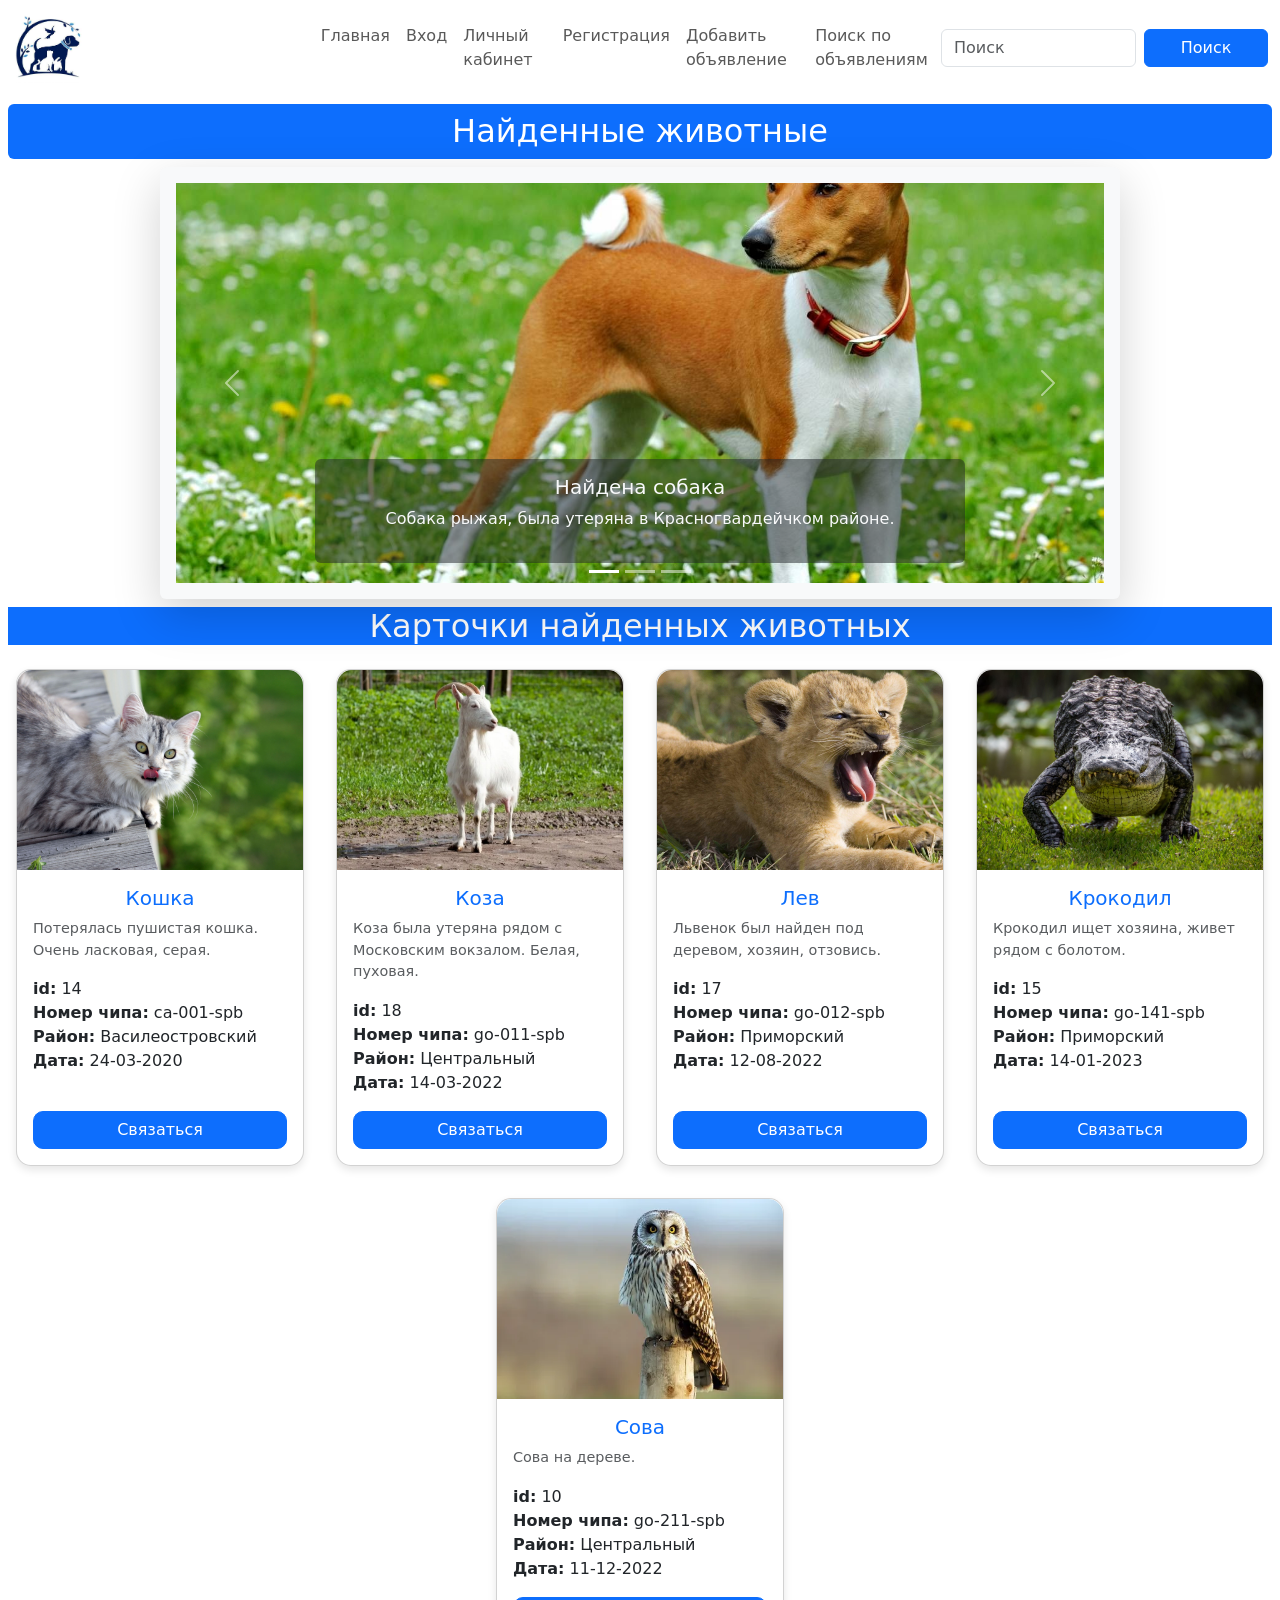
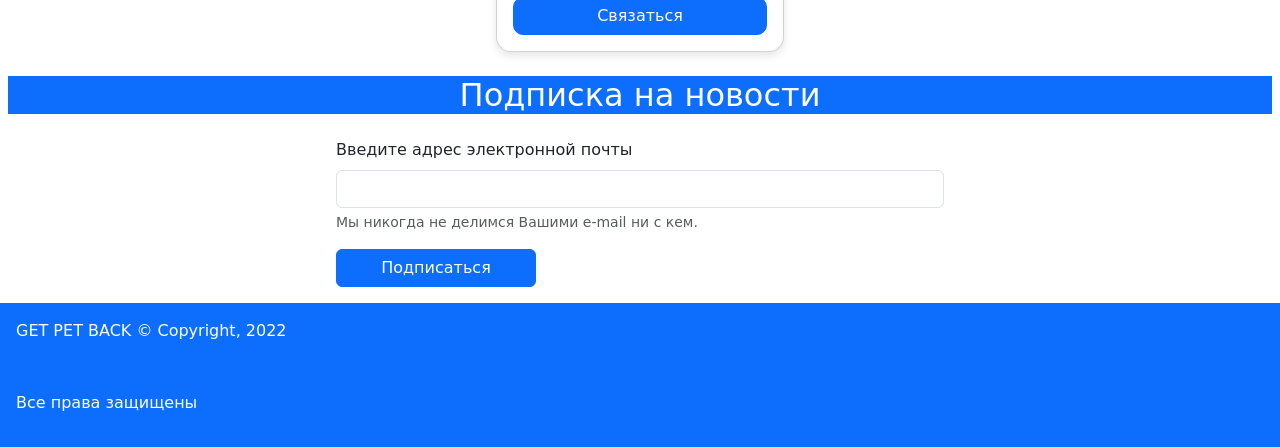
<file: site.html>
<!DOCTYPE html>
<html lang="en">
<head>
    <meta charset="UTF-8">
    <meta name="viewport" content="width=device-width, initial-scale=1.0">
    <link href="site-1.css" rel="stylesheet">
    <link rel="stylesheet" href="node_modules/bootstrap/dist/css/bootstrap.min.css">
    <title>GET PET BACK</title>
  </head>
  <body>
    <header>
        <nav class="navbar navbar-expand-lg navbar-light bg-">
          <div class="container-fluid">
            <a class="navbar-brand" href="site.html"><img src="images/logo.jpg" class="w-25 rounded-3" alt="logo"></a>
            <button class="navbar-toggler" type="button" data-bs-toggle="collapse" data-bs-target="#navbarSupportedContent" aria-controls="navbarSupportedContent" aria-expanded="false" aria-label="Toggle navigation">
              <span class="navbar-toggler-icon"></span>
            </button>
            <div class="collapse navbar-collapse" id="navbarSupportedContent">
              <ul class="navbar-nav me-auto mb-2 mb-lg-0">
                  <li class="nav-item">
                      <a class="nav-link" aria-current="page" href="site.html">Главная</a>
                  </li>
               
                  <li class="nav-item">
                      <button type="button" class="btn btn-link nav-link" data-bs-toggle="modal" data-bs-target="#loginModal">
                          Вход
                      </button>
                  </li>
                  <li class="nav-item">
                      <a class="nav-link" href="owner.html">Личный кабинет</a>
                  </li>
                  <li class="nav-item">
                    <button type="button" class="btn btn-link nav-link" data-bs-toggle="modal" data-bs-target="#registrationModal">
                      Регистрация
                  </button>
                  </li>
                  <li class="nav-item">
                      <a class="nav-link" href="add_animal.html">Добавить объявление</a>
                  </li>
                  <li class="nav-item">
                      <a class="nav-link" href="search.html">Поиск по объявлениям</a>
                  </li>
              </ul>
          </div>


          <div class="modal fade" id="registrationModal" tabindex="-1" aria-labelledby="registrationModalLabel"
          aria-hidden="true">
          <div class="modal-dialog">
              <div class="modal-content">
                  <div class="modal-header">
                      <h5 class="modal-title" id="registrationModalLabel">Регистрация</h5>
                      <button type="button" class="btn-close" data-bs-dismiss="modal" aria-label="Закрыть"></button>
                  </div>
                  <div class="modal-body">
                      <form id="registrationForm">
                          <div class="mb-3">
                              <label for="name" class="form-label">Имя</label>
                              <input type="text" class="form-control" id="name" name="name" required>
                              <div class="text-danger" id="nameError"></div>
                          </div>
  
                          <div class="mb-3">
                              <label for="phone" class="form-label">Телефон</label>
                              <input type="tel" class="form-control" id="phone" name="phone" required>
                              <div class="text-danger" id="phoneError"></div>
                          </div>
  
                          <div class="mb-3">
                              <label for="email" class="form-label">Email</label>
                              <input type="email" class="form-control" id="email" name="email" required>
                              <div class="text-danger" id="emailError"></div>
                          </div>
  
                          <div class="mb-3">
                              <label for="password" class="form-label">Пароль</label>
                              <input type="password" class="form-control" id="password" name="password" required>
                              <div class="text-danger" id="passwordError"></div>
                          </div>
  
                          <div class="mb-3">
                              <label for="password_confirmation" class="form-label">Подтверждение пароля</label>
                              <input type="password" class="form-control" id="password_confirmation"
                                  name="password_confirmation" required>
                              <div class="text-danger" id="passwordConfirmError"></div>
                          </div>
  
                          <div class="mb-3 form-check">
                              <input type="checkbox" class="form-check-input" id="confirm" name="confirm" value="1">
                              <label class="form-check-label" for="confirm">Согласие на обработку персональных данных</label>
                              <div class="text-danger" id="confirmError"></div>
                          </div>
  
                          <button type="submit" class="btn btn-primary w-100">Зарегистрироваться</button>
                      </form>
                  </div>
              </div>
          </div>
      </div>
  
      <script src="https://stackpath.bootstrapcdn.com/bootstrap/5.3.0/js/bootstrap.bundle.min.js"></script>
      <script>
          document.getElementById("registrationForm").addEventListener("submit", function (e) {
              e.preventDefault();
              let errors = {};
  
              const name = document.getElementById("name").value.trim();
              if (!/^[а-яА-ЯёЁ\s-]+$/.test(name)) {
                  errors.name = "Имя должно содержать только кириллицу, пробелы или дефисы.";
              }
  
              const phone = document.getElementById("phone").value.trim();
              if (!/^\+?\d+$/.test(phone)) {
                  errors.phone = "Телефон должен содержать только цифры и знак +.";
              }
  
              const email = document.getElementById("email").value.trim();
              if (!/^[\w.-]+@[a-zA-Z\d.-]+\.[a-zA-Z]{2,}$/.test(email)) {
                  errors.email = "Некорректный формат email.";
              }
  
              const password = document.getElementById("password").value;
              if (password.length < 7 || !/\d/.test(password) || !/[A-Z]/.test(password) || !/[a-z]/.test(password)) {
                  errors.password = "Пароль должен быть не менее 7 символов, содержать цифру, строчную и заглавную буквы.";
              }
  
              const passwordConfirmation = document.getElementById("password_confirmation").value;
              if (password !== passwordConfirmation) {
                  errors.password_confirmation = "Пароли не совпадают.";
              }
  
              const confirm = document.getElementById("confirm").checked;
              if (!confirm) {
                  errors.confirm = "Необходимо подтвердить согласие на обработку персональных данных.";
              }
  
              document.getElementById("nameError").textContent = errors.name || "";
              document.getElementById("phoneError").textContent = errors.phone || "";
              document.getElementById("emailError").textContent = errors.email || "";
              document.getElementById("passwordError").textContent = errors.password || "";
              document.getElementById("passwordConfirmError").textContent = errors.password_confirmation || "";
              document.getElementById("confirmError").textContent = errors.confirm || "";
  
              if (Object.keys(errors).length === 0) {
                  alert("Регистрация успешна!");
                  const modal = bootstrap.Modal.getInstance(document.getElementById("registrationModal"));
                  modal.hide();
              }
          });
      </script>
  </body>
  
  
          
     
          <div class="modal fade" id="loginModal" tabindex="-1" aria-labelledby="loginModalLabel" aria-hidden="true">
              <div class="modal-dialog">
                  <div class="modal-content">
                      <div class="modal-header">
                          <h5 class="modal-title" id="loginModalLabel">Вход</h5>
                          <button type="button" class="btn-close" data-bs-dismiss="modal" aria-label="Закрыть"></button>
                      </div>
                      <div class="modal-body">
                          <form id="loginForm" novalidate>
                              <div class="mb-3">
                                  <label for="loginInput" class="form-label">
                                      <i class="bi bi-person"></i> Логин
                                  </label>
                                  <input type="text" class="form-control" id="loginInput" placeholder="Введите логин" pattern="^[a-zA-Z0-9]+$" required>
                                
                              </div>
                              <div class="mb-3">
                                  <label for="passwordInput" class="form-label">
                                      <i class="bi bi-lock"></i> Пароль
                                  </label>
                                  <input type="password" class="form-control" id="passwordInput" placeholder="Введите пароль" pattern="^(?=.*[A-Z])(?=.*[a-z])(?=.*\d)[A-Za-z\d]{7,}$" minlength="7" required>
                                
                              </div>
                              <div class="form-check mb-3">
                                  <input type="checkbox" class="form-check-input" id="rememberMe">
                                  <label class="form-check-label" for="rememberMe">Запомнить меня</label>
                              </div>
                              <button type="submit" class="btn btn-primary w-100">Войти</button>
                          </form>
                          <div class="mt-3 text-center">
                              <a href="#" data-bs-toggle="modal" data-bs-target="#registrationModal">Регистрация</a> | <a href="#">Забыли пароль?</a>
                          </div>
                      </div>
                  </div>
              </div>
          </div>
          
              <form class="d-flex">
                <input class="form-control me-2" type="search" list="pets" placeholder="Поиск" aria-label="Search">
                <button class="btn btn-primary" onclick="">Поиск</button>
                <datalist id="pets">
                  <option value="Кошка"/>
                  <option value="Собака"/>
                  <option value="Корова"/>
                  <option value="Крокодил"/>
                  <option value="Сова"/>
                </datalist>
              </form>
            </div>
          </div>
        </nav>
    </header>
    
    <main style="min-height: 70vh; padding-bottom: 0;">
      <h2 class="text-center text-white bg-primary m-2 p-2 rounded" style="margin-bottom: 0;">Найденные животные</h2>
      <div id="carouselExampleIndicators" class="carousel slide m-auto bg-light w-75 p-3 rounded shadow-lg" data-bs-ride="carousel" style="min-height: 400px; margin-bottom: 0;">
          <div class="carousel-indicators">
              <button type="button" data-bs-target="#carouselExampleIndicators" data-bs-slide-to="0" class="active" aria-current="true" aria-label="Slide 1"></button>
              <button type="button" data-bs-target="#carouselExampleIndicators" data-bs-slide-to="1" aria-label="Slide 2"></button>
              <button type="button" data-bs-target="#carouselExampleIndicators" data-bs-slide-to="2" aria-label="Slide 3"></button>
          </div>
          <div class="carousel-inner">
              <div class="carousel-item active">
                  <img src="images/собака.jpg" class="d-block" alt="Собака" style="width: 100%; max-height: 400px; object-fit: cover;">
                  <div class="carousel-caption d-none d-md-block bg-dark bg-opacity-50 p-3 rounded">
                      <h5 class="text-light">Найдена собака</h5>
                      <p class="text-light">Собака рыжая, была утеряна в Красногвардейчком районе.</p>
                  </div>
              </div>
              <div class="carousel-item">
                  <img src="images/мышь.jpg" class="d-block" alt="Мышь" style="width: 100%; max-height: 400px; object-fit: cover;">
                  <div class="carousel-caption d-none d-md-block bg-dark bg-opacity-50 p-3 rounded">
                      <h5 class="text-light">Найдена мышь</h5>
                      <p class="text-light">Мышь серая, была утеряна в Центральном районе.</p>
                  </div>
              </div>
              <div class="carousel-item">
                  <img src="images/gorilla.webp" class="d-block" alt="Горилла" style="width: 100%; max-height: 400px; object-fit: cover;">
                  <div class="carousel-caption d-none d-md-block bg-dark bg-opacity-50 p-3 rounded">
                      <h5 class="text-light">Найдена горилла</h5>
                      <p class="text-light">Горилла, была утеряна в Красногвардейчком районе.</p>
                  </div>
              </div>
          </div>
          <button class="carousel-control-prev" type="button" data-bs-target="#carouselExampleIndicators" data-bs-slide="prev" style="margin-bottom: 0;">
              <span class="carousel-control-prev-icon" aria-hidden="true"></span>
              <span class="visually-hidden">Предыдущий</span>
          </button>
          <button class="carousel-control-next" type="button" data-bs-target="#carouselExampleIndicators" data-bs-slide="next" style="margin-bottom: 0;">
              <span class="carousel-control-next-icon" aria-hidden="true"></span>
              <span class="visually-hidden">Следующий</span>
          </button>
      </div>
  
      <h2 class="text-center text-white bg-primary m-2" style="margin-top: 0;">Карточки найденных животных</h2>
  
      
      <div class="d-flex flex-row flex-wrap justify-content-center">
        
        <div class="card m-3" style="width: 18rem; border-radius: 15px; box-shadow: 0 4px 8px rgba(0, 0, 0, 0.1);">
            <img src="images/кошка.jpg" class="card-img-top" alt="Рисунок кошки" style="border-top-left-radius: 15px; border-top-right-radius: 15px; object-fit: cover; height: 200px;">
            <div class="card-body d-flex flex-column">
                <h5 class="card-title text-center text-primary">Кошка</h5>
                <p class="card-text text-muted" style="font-size: 0.9rem;">Потерялась пушистая кошка. Очень ласковая, серая.</p>
                <ul class="list-unstyled flex-grow-1">
                    <li><strong>id:</strong> 14</li>
                    <li><strong>Номер чипа:</strong> ca-001-spb</li>
                    <li><strong>Район:</strong> Василеостровский</li>
                    <li><strong>Дата:</strong> 24-03-2020</li>
                </ul>
                <button class="btn btn-primary w-100 mt-auto" style="border-radius: 10px;">Связаться</button>
            </div>
        </div>
    
       
        <div class="card m-3" style="width: 18rem; border-radius: 15px; box-shadow: 0 4px 8px rgba(0, 0, 0, 0.1);">
            <img src="images/коза.jpeg" class="card-img-top" alt="Рисунок козы" style="border-top-left-radius: 15px; border-top-right-radius: 15px; object-fit: cover; height: 200px;">
            <div class="card-body d-flex flex-column">
                <h5 class="card-title text-center text-primary">Коза</h5>
                <p class="card-text text-muted" style="font-size: 0.9rem;">Коза была утеряна рядом с Московским вокзалом. Белая, пуховая.</p>
                <ul class="list-unstyled flex-grow-1">
                    <li><strong>id:</strong> 18</li>
                    <li><strong>Номер чипа:</strong> go-011-spb</li>
                    <li><strong>Район:</strong> Центральный</li>
                    <li><strong>Дата:</strong> 14-03-2022</li>
                </ul>
                <button class="btn btn-primary w-100 mt-auto" style="border-radius: 10px;">Связаться</button>
            </div>
        </div>
    
       
        <div class="card m-3" style="width: 18rem; border-radius: 15px; box-shadow: 0 4px 8px rgba(0, 0, 0, 0.1);">
            <img src="images/animales-enojados-2.jpg" class="card-img-top" alt="Рисунок льва" style="border-top-left-radius: 15px; border-top-right-radius: 15px; object-fit: cover; height: 200px;">
            <div class="card-body d-flex flex-column">
                <h5 class="card-title text-center text-primary">Лев</h5>
                <p class="card-text text-muted" style="font-size: 0.9rem;">Львенок был найден под деревом, хозяин, отзовись.</p>
                <ul class="list-unstyled flex-grow-1">
                    <li><strong>id:</strong> 17</li>
                    <li><strong>Номер чипа:</strong> go-012-spb</li>
                    <li><strong>Район:</strong> Приморский</li>
                    <li><strong>Дата:</strong> 12-08-2022</li>
                </ul>
                <button class="btn btn-primary w-100 mt-auto" style="border-radius: 10px;">Связаться</button>
            </div>
        </div>
    
    
        <div class="card m-3" style="width: 18rem; border-radius: 15px; box-shadow: 0 4px 8px rgba(0, 0, 0, 0.1);">
            <img src="images/d0442a8a-18d5-5093-b9db-50acd5c212e7.jpg" class="card-img-top" alt="Рисунок крокодила" style="border-top-left-radius: 15px; border-top-right-radius: 15px; object-fit: cover; height: 200px;">
            <div class="card-body d-flex flex-column">
                <h5 class="card-title text-center text-primary">Крокодил</h5>
                <p class="card-text text-muted" style="font-size: 0.9rem;">Крокодил ищет хозяина, живет рядом с болотом.</p>
                <ul class="list-unstyled flex-grow-1">
                    <li><strong>id:</strong> 15</li>
                    <li><strong>Номер чипа:</strong> go-141-spb</li>
                    <li><strong>Район:</strong> Приморский</li>
                    <li><strong>Дата:</strong> 14-01-2023</li>
                </ul>
                <button class="btn btn-primary w-100 mt-auto" style="border-radius: 10px;">Связаться</button>
            </div>
        </div>
    
      
        <div class="card m-3" style="width: 18rem; border-radius: 15px; box-shadow: 0 4px 8px rgba(0, 0, 0, 0.1);">
            <img src="images/i.webp" class="card-img-top" alt="Рисунок совы" style="border-top-left-radius: 15px; border-top-right-radius: 15px; object-fit: cover; height: 200px;">
            <div class="card-body d-flex flex-column">
                <h5 class="card-title text-center text-primary">Сова</h5>
                <p class="card-text text-muted" style="font-size: 0.9rem;">Сова на дереве.</p>
                <ul class="list-unstyled flex-grow-1">
                    <li><strong>id:</strong> 10</li>
                    <li><strong>Номер чипа:</strong> go-211-spb</li>
                    <li><strong>Район:</strong> Центральный</li>
                    <li><strong>Дата:</strong> 11-12-2022</li>
                </ul>
                <button class="btn btn-primary w-100 mt-auto" style="border-radius: 10px;">Связаться</button>
            </div>
        </div>
    </div>
    
    
  </main>
  
    
      <h2 class="text-center text-white bg-primary m-2">Подписка на новости</h2>
      <form class="w-50 m-auto p-3" style="min-width: 300px;">
        <div class="mb-3">
          <label for="exampleInputEmail1" class="form-label">Введите адрес электронной почты</label>
          <input type="email" class="form-control" id="exampleInputEmail1" aria-describedby="emailHelp">
          <div id="emailHelp" class="form-text">Мы никогда не делимся Вашими e-mail ни с кем.</div>
        </div>
    
        <button type="submit" class="btn btn-primary">Подписаться</button>
      </form>
    </main>
    
    <footer class="border-bottom bg-primary">
      <p class="text-white p-3">GET PET BACK © Copyright, 2022</p>
      <p class="text-white p-3">Все права защищены</p>
    </footer>
      

    <script>
      // Валидация формы
      const form = document.getElementById('loginForm');
      form.addEventListener('submit', function(event) {
          event.preventDefault();
  
          // Проверка формы
          if (form.checkValidity() === false) {
              event.stopPropagation();
          } else {
              // Здесь можно добавить логику для отправки данных
              window.location.href = "owner.html";
          }
  
          form.classList.add('was-validated');
      });
  </script>
    <script src="node_modules/bootstrap/dist/js/bootstrap.bundle.min.js"></script>
    <script src="https://cdn.jsdelivr.net/npm/@popperjs/core@2.11.6/dist/umd/popper.min.js"></script>
    </body>
</html>
</file>
<file: site-1.css>
.log_panel
{
    gap:10px;
    
}
.btn-primary {
    padding: 15px 30px; /* Увеличивает внутренние отступы */
    font-size: 18px;    /* Увеличивает размер шрифта */
    border-radius: 10px; /* Делает кнопки более округлыми */
    width: 200px;       /* Фиксированная ширина кнопки */
}
</file>
